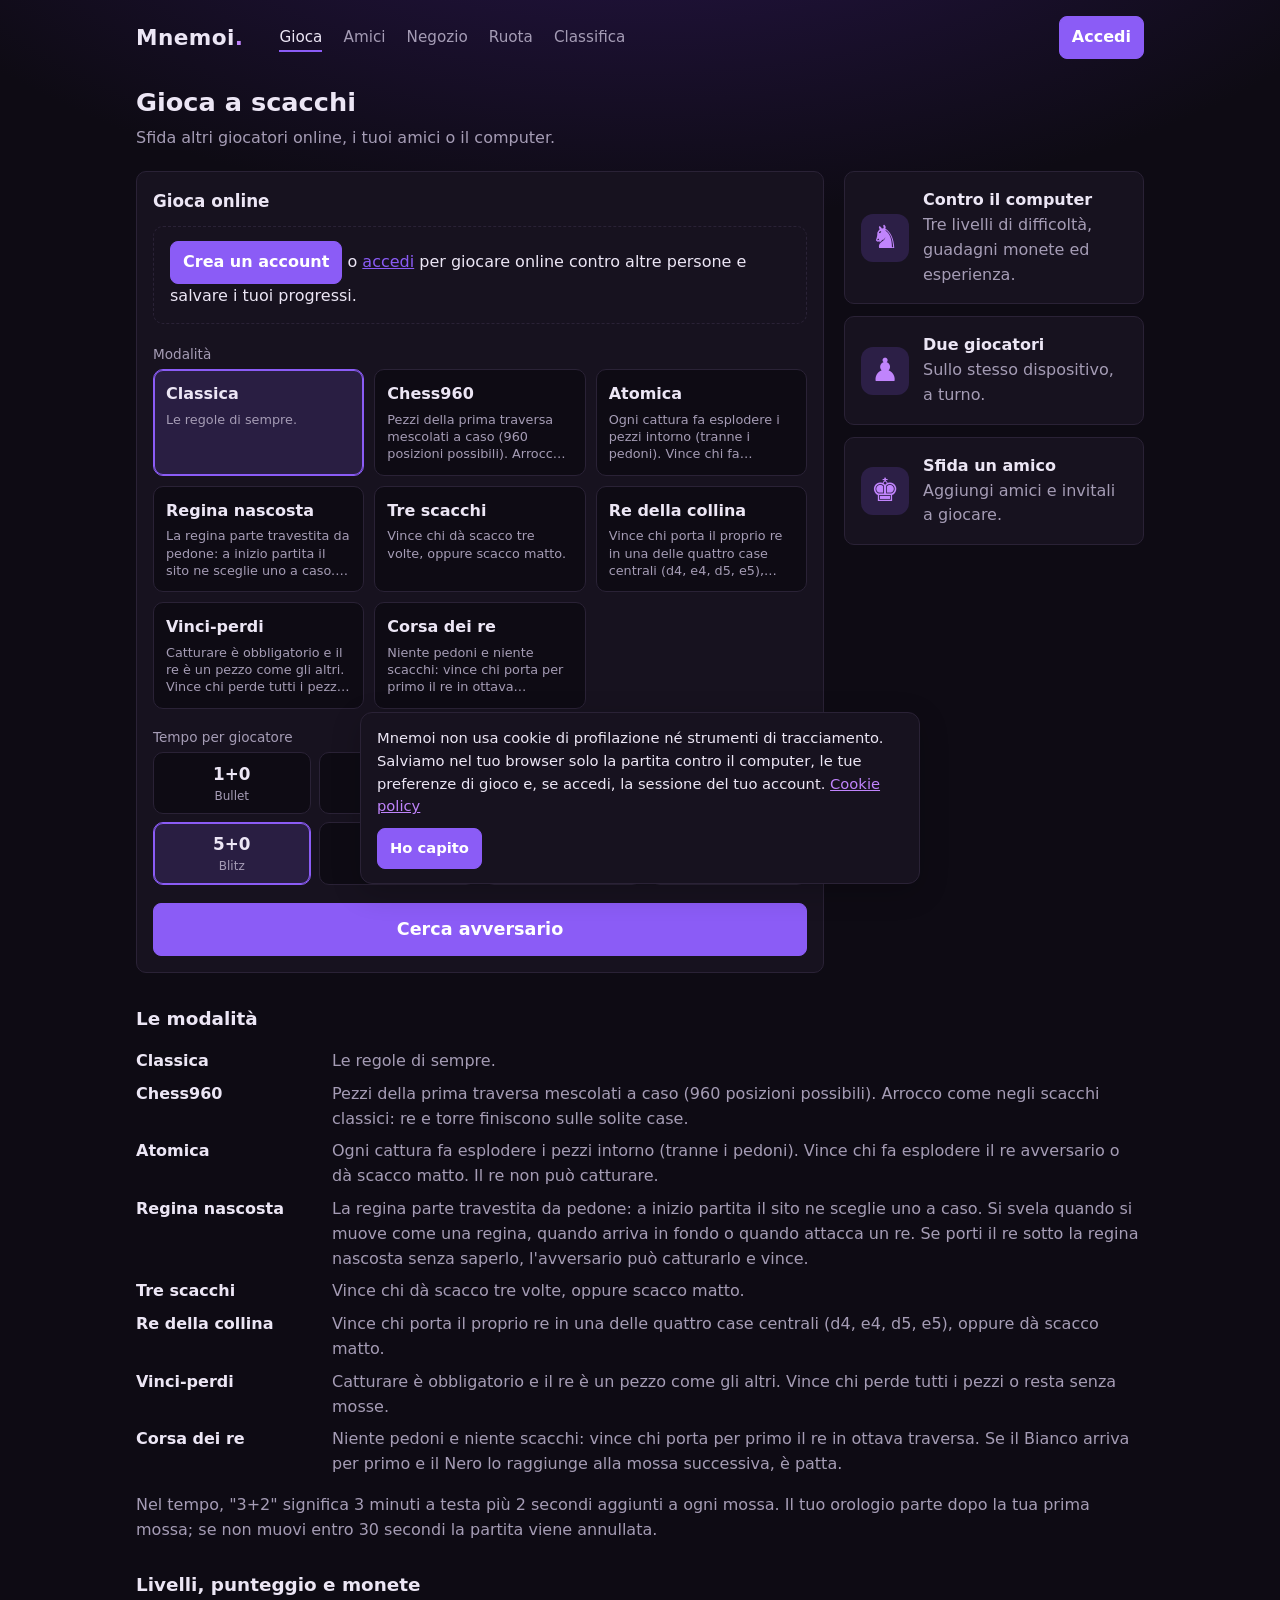
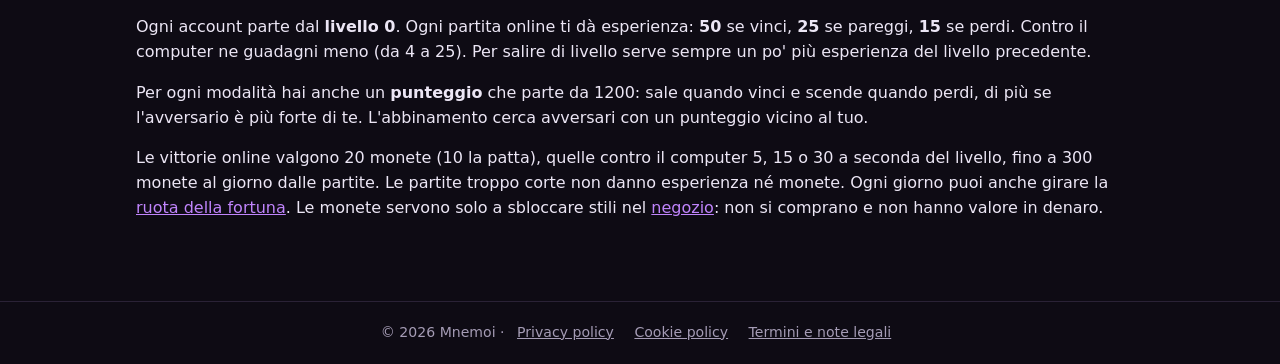
<file: index.html>
<!doctype html>
<html lang="it">
<head>
<meta charset="utf-8">
<meta name="viewport" content="width=device-width, initial-scale=1">
<title>Mnemoi · Scacchi online gratis</title>
<meta name="description" content="Gioca a scacchi online gratis contro altre persone, gli amici o il computer. Otto modalità tra cui atomica, Chess960 e regina nascosta. Sali di livello, guadagna monete e personalizza scacchiera e pezzi.">
<meta name="theme-color" content="#0e0b14">
<link rel="icon" href="data:image/svg+xml,%3Csvg xmlns='http://www.w3.org/2000/svg' viewBox='0 0 100 100'%3E%3Ctext y='.9em' font-size='90'%3E%E2%99%9E%3C/text%3E%3C/svg%3E">
<link rel="stylesheet" href="style.css">
</head>
<body>
<header class="top">
  <a class="brand" href="#gioca">Mnemoi<span>.</span></a>
  <nav class="top" id="mainNav">
    <a href="#gioca" data-nav="gioca">Gioca</a>
    <a href="#amici" data-nav="amici">Amici<span class="dot-badge" id="friendBadge" hidden></span></a>
    <a href="#negozio" data-nav="negozio">Negozio</a>
    <a href="#ruota" data-nav="ruota">Ruota</a>
    <a href="#classifica" data-nav="classifica">Classifica</a>
  </nav>
  <div class="account" id="accountBox">
    <button class="primary" id="loginBtn" hidden>Accedi</button>
    <a href="#profilo" class="me" id="meBox" hidden>
      <span class="lvl" id="meLevel" title="Il tuo livello">Liv. 0</span>
      <span class="coins" id="meCoins" title="Le tue monete">0</span>
      <span class="avatar sm" id="meAvatar"></span>
    </a>
  </div>
</header>

<main>
  <!-- ===== Gioca: scelta della partita ===== -->
  <section class="view" data-view="gioca">
    <div class="intro">
      <h1>Gioca a scacchi</h1>
      Sfida altri giocatori online, i tuoi amici o il computer.
    </div>

    <div class="banner" id="activeBanner" hidden>
      <span>Hai una partita online in corso.</span>
      <a class="btn primary" id="activeLink" href="#gioca">Torna alla partita</a>
    </div>

    <div class="lobby">
      <div class="panel">
        <h2>Gioca online</h2>
        <div class="needs-account" data-msg="per giocare online contro altre persone e salvare i tuoi progressi"></div>
        <label class="f">Modalità</label>
        <div class="variants" id="variantPick"></div>
        <label class="f">Tempo per giocatore</label>
        <div class="chips" id="tcPick"></div>
        <div class="seek">
          <button class="primary big" id="seekBtn">Cerca avversario</button>
          <div class="seeking" id="seekBox" hidden>
            <span class="spinner" aria-hidden="true"></span>
            <span id="seekText">Cerco un avversario…</span>
            <button id="seekCancel">Annulla</button>
          </div>
        </div>
      </div>
      <div class="side-tiles">
        <a class="panel tile" href="#computer" data-play="ai">
          <span class="tile-ic">♞</span>
          <span><b>Contro il computer</b><br><span class="muted">Tre livelli di difficoltà, guadagni monete ed esperienza.</span></span>
        </a>
        <a class="panel tile" href="#computer" data-play="local">
          <span class="tile-ic">♟</span>
          <span><b>Due giocatori</b><br><span class="muted">Sullo stesso dispositivo, a turno.</span></span>
        </a>
        <a class="panel tile" href="#amici">
          <span class="tile-ic">♚</span>
          <span><b>Sfida un amico</b><br><span class="muted">Aggiungi amici e invitali a giocare.</span></span>
        </a>
      </div>
    </div>

    <section id="regole" class="legal rules">
      <h2>Le modalità</h2>
      <div id="rulesList"></div>
      <h2>Livelli, punteggio e monete</h2>
      <p>Ogni account parte dal <strong>livello 0</strong>. Ogni partita online ti dà esperienza: <strong>50</strong> se vinci, <strong>25</strong> se pareggi, <strong>15</strong> se perdi. Contro il computer ne guadagni meno (da 4 a 25). Per salire di livello serve sempre un po' più esperienza del livello precedente.</p>
      <p>Per ogni modalità hai anche un <strong>punteggio</strong> che parte da 1200: sale quando vinci e scende quando perdi, di più se l'avversario è più forte di te. L'abbinamento cerca avversari con un punteggio vicino al tuo.</p>
      <p>Le vittorie online valgono 20 monete (10 la patta), quelle contro il computer 5, 15 o 30 a seconda del livello, fino a 300 monete al giorno dalle partite. Le partite troppo corte non danno esperienza né monete. Ogni giorno puoi anche girare la <a href="#ruota">ruota della fortuna</a>. Le monete servono solo a sbloccare stili nel <a href="#negozio">negozio</a>: non si comprano e non hanno valore in denaro.</p>
    </section>
  </section>

  <!-- ===== Contro il computer / due giocatori ===== -->
  <section class="view" data-view="computer" hidden>
    <p class="back"><a href="#gioca">← Torna a Gioca</a></p>
    <div class="game">
      <div class="board-wrap">
        <div id="board" class="board" aria-label="Scacchiera"></div>
      </div>

      <aside class="panel">
        <h2>Partita classica</h2>
        <div class="row">
          <div>
            <label class="f" for="mode">Modalità</label>
            <select id="mode">
              <option value="ai">Contro il computer</option>
              <option value="local">Due giocatori</option>
            </select>
          </div>
          <div id="levelBox">
            <label class="f" for="level">Livello</label>
            <select id="level">
              <option value="1">Facile (5 monete)</option>
              <option value="2" selected>Medio (15 monete)</option>
              <option value="3">Difficile (30 monete)</option>
            </select>
          </div>
          <div id="colorBox">
            <label class="f" for="color">Giochi con</label>
            <select id="color">
              <option value="w">Bianco</option>
              <option value="b">Nero</option>
            </select>
          </div>
        </div>
        <div class="row">
          <button class="primary" id="newGame">Nuova partita</button>
          <button id="undo">Annulla mossa</button>
          <button id="flip">Ruota</button>
        </div>
        <div class="status" id="status" role="status" aria-live="polite"></div>
        <div class="captured" id="capB" title="Pezzi catturati dal Nero"></div>
        <div class="captured" id="capW" title="Pezzi catturati dal Bianco"></div>
        <div class="moves" id="moves"><ol></ol></div>
      </aside>
    </div>

  </section>

  <!-- ===== Partita online ===== -->
  <section class="view" data-view="partita" hidden>
    <div class="game">
      <div class="board-wrap">
        <div class="pbar" id="oppBar"></div>
        <div id="oBoard" class="board" aria-label="Scacchiera"></div>
        <div class="pbar" id="myBar"></div>
      </div>
      <aside class="panel">
        <h2 id="oTitle">Partita online</h2>
        <p class="muted small" id="oRules"></p>
        <p class="secret" id="oSecret" hidden></p>
        <div class="status" id="oStatus" role="status" aria-live="polite"></div>
        <div class="offer" id="oOffer" hidden>
          <span>L'avversario propone patta.</span>
          <button class="primary" id="oAcceptDraw">Accetta</button>
          <button id="oDeclineDraw">Rifiuta</button>
        </div>
        <div class="endbox" id="oEnd" hidden></div>
        <div class="row" id="oActions">
          <button id="oDrawBtn">Proponi patta</button>
          <button id="oResign" class="danger">Abbandona</button>
          <button id="oFlip">Ruota</button>
        </div>
        <div class="moves"><ol id="oMoves"></ol></div>
      </aside>
    </div>
  </section>

  <!-- ===== Amici ===== -->
  <section class="view" data-view="amici" hidden>
    <div class="intro">
      <h1>Amici</h1>
      Aggiungi i tuoi amici con il loro nome in gioco, guarda chi è online e sfidali.
    </div>
    <div class="needs-account" data-msg="per aggiungere amici"></div>
    <div class="friends" id="friendsBox" hidden>
      <div class="panel">
        <h2>Aggiungi un amico</h2>
        <form id="addFriend" class="inline-form">
          <input id="friendName" placeholder="Nome in gioco" maxlength="20" autocomplete="off" required>
          <button class="primary" type="submit">Invia richiesta</button>
        </form>
        <p class="form-msg" id="friendMsg" role="status"></p>
        <div id="friendReqsBox" hidden>
          <h2>Richieste ricevute</h2>
          <div class="plist" id="friendReqs"></div>
        </div>
        <div id="friendSentBox" hidden>
          <h2>Richieste inviate</h2>
          <div class="plist" id="friendSent"></div>
        </div>
      </div>
      <div class="panel">
        <h2>I tuoi amici</h2>
        <div class="plist" id="friendList"><p class="muted">Caricamento…</p></div>
      </div>
    </div>
  </section>

  <!-- ===== Negozio ===== -->
  <section class="view" data-view="negozio" hidden>
    <div class="intro">
      <h1>Negozio</h1>
      Usa le monete per sbloccare nuove scacchiere e nuovi pezzi.
    </div>
    <div class="needs-account" data-msg="per comprare e usare gli stili"></div>
    <h2 class="shop-h">Scacchiere</h2>
    <div class="shop" id="shopBoards"></div>
    <h2 class="shop-h">Pezzi</h2>
    <div class="shop" id="shopPieces"></div>
  </section>

  <!-- ===== Ruota ===== -->
  <section class="view" data-view="ruota" hidden>
    <div class="intro">
      <h1>Ruota della fortuna</h1>
      Un giro gratis al giorno. Il premio più alto vale 500 monete.
    </div>
    <div class="needs-account" data-msg="per girare la ruota"></div>
    <div class="wheel-wrap">
      <div class="wheel-pointer" aria-hidden="true"></div>
      <svg id="wheel" class="wheel" viewBox="-100 -100 200 200" aria-label="Ruota della fortuna"></svg>
    </div>
    <div class="wheel-actions">
      <button class="primary big" id="spinBtn">Gira la ruota</button>
      <p class="wheel-msg" id="wheelMsg" role="status" aria-live="polite"></p>
    </div>
  </section>

  <!-- ===== Classifica ===== -->
  <section class="view" data-view="classifica" hidden>
    <div class="intro">
      <h1>Classifica</h1>
      I giocatori con il livello più alto.
    </div>
    <div class="panel">
      <table class="rank">
        <thead><tr><th>#</th><th>Giocatore</th><th>Livello</th><th>Punteggio</th><th>Vittorie online</th></tr></thead>
        <tbody id="rankBody"><tr><td colspan="5">Caricamento…</td></tr></tbody>
      </table>
      <p class="hint" style="margin:10px 0 0">Il punteggio è quello della modalità classica.</p>
    </div>
  </section>

  <!-- ===== Profilo ===== -->
  <section class="view" data-view="profilo" hidden>
    <div class="intro"><h1>Il tuo profilo</h1></div>
    <div class="needs-account" data-msg="per avere un profilo"></div>
    <div class="profile" id="profileBox" hidden>
      <div class="panel">
        <div class="pf-head">
          <span class="avatar lg" id="pfAvatar"></span>
          <div>
            <div class="pf-name" id="pfName"></div>
            <div class="muted" id="pfEmail"></div>
          </div>
        </div>
        <div class="xp">
          <div class="xp-top"><b id="pfLevel">Livello 0</b><span class="muted" id="pfXpText"></span></div>
          <div class="xp-bar"><i id="pfXpBar"></i></div>
        </div>
        <form id="pfForm">
          <label class="f" for="pfUsername">Nome visualizzato in gioco</label>
          <input id="pfUsername" required minlength="3" maxlength="20" pattern="[A-Za-z0-9_.]{3,20}" autocomplete="nickname">
          <p class="hint">Da 3 a 20 caratteri: lettere, numeri, punto e trattino basso.</p>
          <label class="f" for="pfFile">Immagine profilo</label>
          <input id="pfFile" type="file" accept="image/png,image/jpeg,image/webp">
          <p class="hint">Viene ridimensionata automaticamente. È visibile agli altri giocatori.</p>
          <div class="row">
            <button class="primary" type="submit">Salva</button>
            <button type="button" id="pfRemoveAvatar">Rimuovi immagine</button>
          </div>
          <p class="form-msg" id="pfMsg" role="status"></p>
        </form>
      </div>
      <div class="panel">
        <h2>Statistiche</h2>
        <div class="stats">
          <div><b id="stCoins">0</b><span>monete</span></div>
          <div><b id="stXp">0</b><span>esperienza</span></div>
          <div><b id="stOnline">0 / 0 / 0</b><span>online: vinte / perse / patte</span></div>
          <div><b id="stAi">0 / 0 / 0</b><span>computer: vinte / perse / patte</span></div>
        </div>
        <h2 style="margin-top:20px">Punteggi</h2>
        <div class="ratings" id="pfRatings"></div>
        <h2 style="margin-top:20px">Ultime partite online</h2>
        <div class="plist" id="pfGames"><p class="muted">Nessuna partita ancora.</p></div>
        <div class="row" style="margin-top:16px">
          <button id="logoutBtn">Esci</button>
          <button id="deleteBtn" class="danger">Elimina account</button>
        </div>
      </div>
    </div>
  </section>
</main>

<!-- Accesso / registrazione -->
<dialog id="authDlg">
  <div class="tabs">
    <button type="button" data-tab="login" class="on">Accedi</button>
    <button type="button" data-tab="signup">Registrati</button>
  </div>
  <form id="authForm">
    <div data-only="signup">
      <label class="f" for="auUsername">Nome visualizzato in gioco</label>
      <input id="auUsername" maxlength="20" pattern="[A-Za-z0-9_.]{3,20}" autocomplete="nickname">
    </div>
    <label class="f" for="auEmail">Email</label>
    <input id="auEmail" type="email" required autocomplete="email">
    <div data-only="login signup">
      <label class="f" for="auPassword">Password</label>
      <input id="auPassword" type="password" minlength="8" autocomplete="current-password">
    </div>
    <label class="check" data-only="signup">
      <input type="checkbox" id="auConsent">
      <span>Ho almeno 14 anni e ho letto la <a href="privacy.html" target="_blank">privacy policy</a> e i <a href="termini.html" target="_blank">termini</a>.</span>
    </label>
    <p class="form-msg" id="auMsg" role="status"></p>
    <div class="row">
      <button class="primary" type="submit" id="auSubmit">Accedi</button>
      <button type="button" id="auClose">Chiudi</button>
    </div>
    <button type="button" class="link" id="auForgot" data-only="login">Password dimenticata?</button>
  </form>
</dialog>

<!-- Nuova password dopo il link di recupero -->
<dialog id="pwDlg">
  <form id="pwForm">
    <h2 style="margin-top:0">Scegli una nuova password</h2>
    <input id="pwNew" type="password" minlength="8" required autocomplete="new-password">
    <p class="form-msg" id="pwMsg" role="status"></p>
    <div class="row"><button class="primary" type="submit">Salva password</button></div>
  </form>
</dialog>

<dialog id="promoDlg">
  <p style="margin-top:0">Promuovi il pedone a:</p>
  <div class="promo" id="promoBtns"></div>
</dialog>

<!-- Sfida un amico -->
<dialog id="chDlg">
  <form id="chForm">
    <h2 style="margin-top:0">Sfida <span id="chName"></span></h2>
    <label class="f" for="chVariant">Modalità</label>
    <select id="chVariant"></select>
    <label class="f" for="chTc" style="margin-top:10px">Tempo</label>
    <select id="chTc"></select>
    <p class="form-msg" id="chMsg" role="status"></p>
    <div class="row">
      <button class="primary" type="submit">Invia sfida</button>
      <button type="button" id="chClose">Chiudi</button>
    </div>
  </form>
</dialog>

<div class="invites" id="invites" aria-live="polite"></div>
<div class="toast" id="toast" role="status" aria-live="polite"></div>

<div class="notice" id="notice">
  <p>Mnemoi non usa cookie di profilazione né strumenti di tracciamento. Salviamo nel tuo browser solo la partita contro il computer, le tue preferenze di gioco e, se accedi, la sessione del tuo account. <a href="cookie.html">Cookie policy</a></p>
  <button class="primary" id="noticeOk">Ho capito</button>
</div>

<footer class="site">
  © <span id="yr"></span> Mnemoi ·
  <a href="privacy.html">Privacy policy</a>
  <a href="cookie.html">Cookie policy</a>
  <a href="termini.html">Termini e note legali</a>
</footer>

<script src="chess.js"></script>
<script src="engine.js"></script>
<script src="supabase.js"></script>
<script src="config.js"></script>
<script src="account.js"></script>
<script src="app.js"></script>
<script src="online.js"></script>
</body>
</html>
</file>
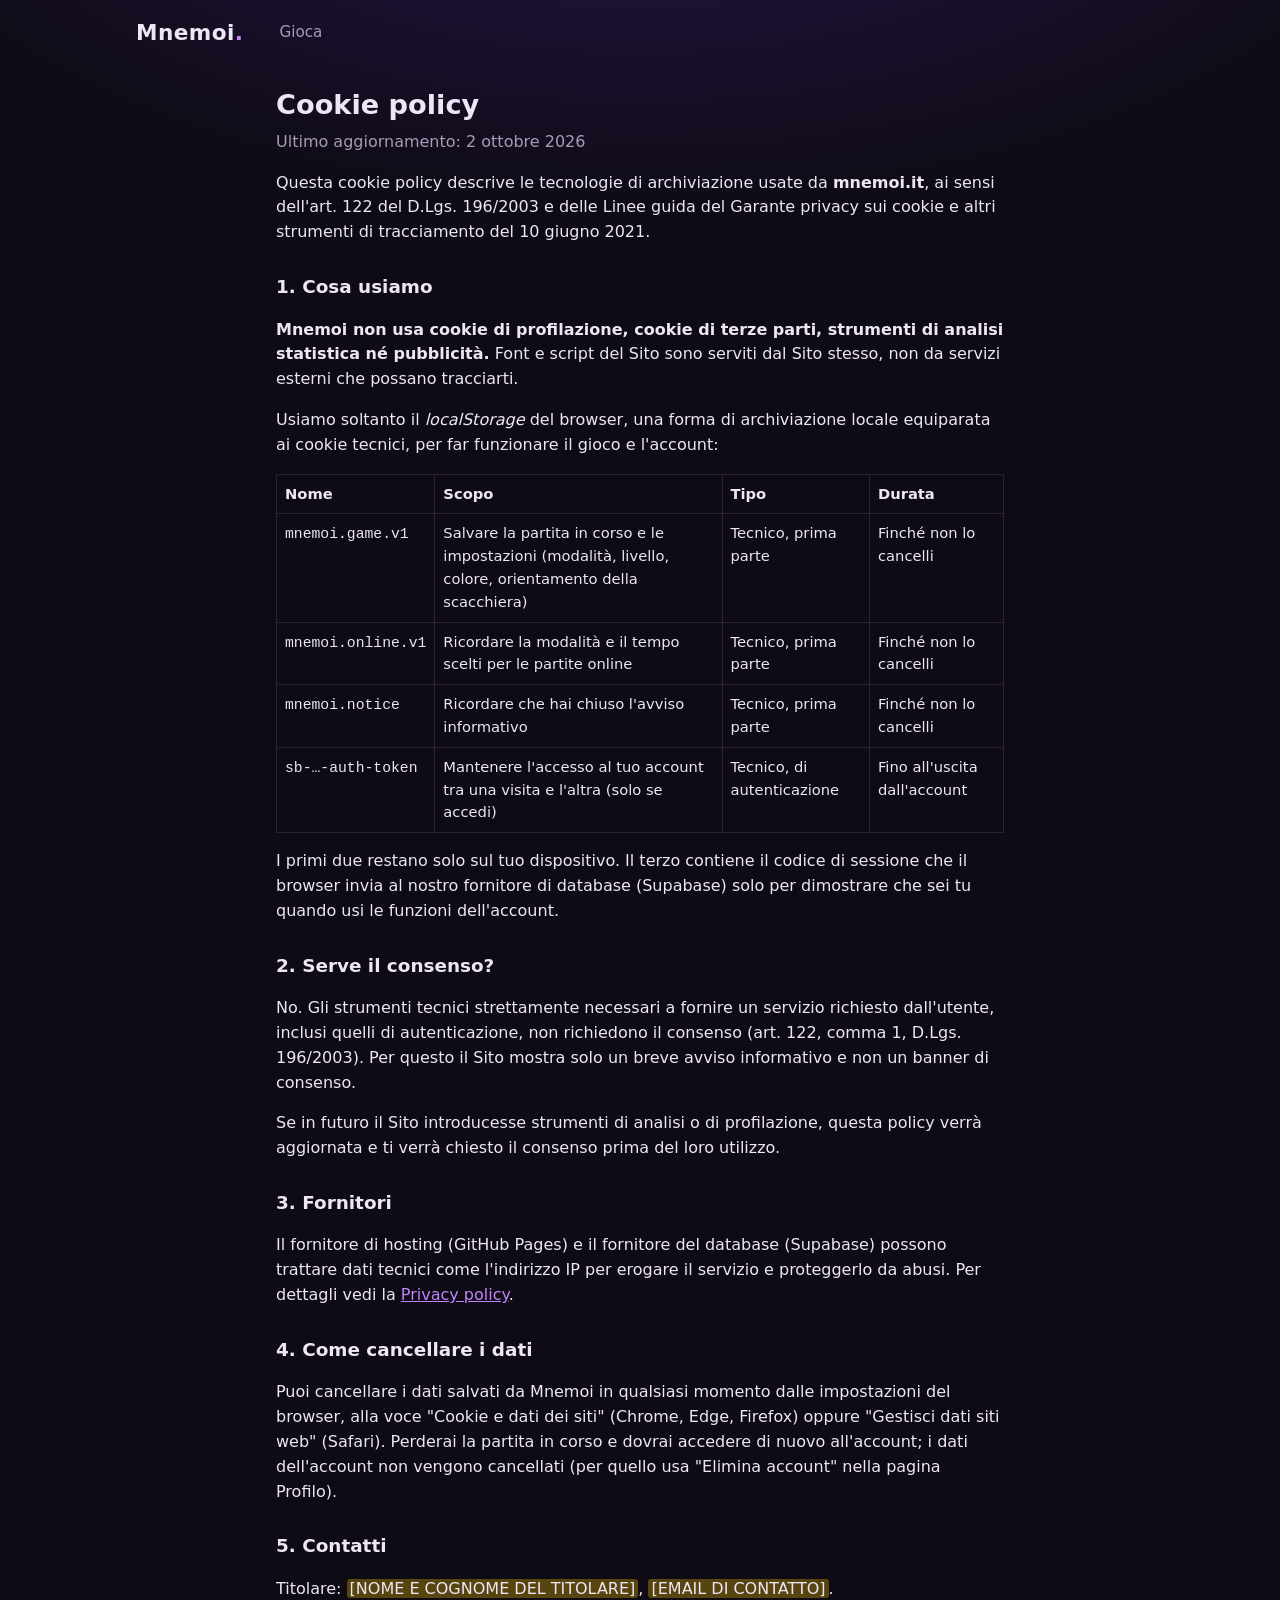
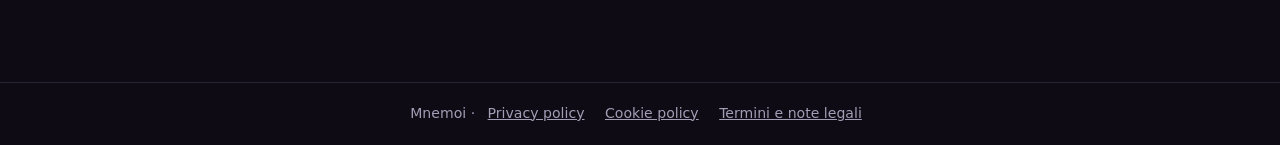
<file: cookie.html>
<!doctype html>
<html lang="it">
<head>
<meta charset="utf-8">
<meta name="viewport" content="width=device-width, initial-scale=1">
<title>Cookie policy · Mnemoi</title>
<link rel="icon" href="data:image/svg+xml,%3Csvg xmlns='http://www.w3.org/2000/svg' viewBox='0 0 100 100'%3E%3Ctext y='.9em' font-size='90'%3E%E2%99%9E%3C/text%3E%3C/svg%3E">
<link rel="stylesheet" href="style.css">
</head>
<body>
<header class="top">
  <a class="brand" href="/">Mnemoi<span>.</span></a>
  <nav class="top"><a href="/#gioca">Gioca</a></nav>
</header>
<main class="legal">
<h1>Cookie policy</h1>
<p class="updated">Ultimo aggiornamento: 2 ottobre 2026</p>

<p>Questa cookie policy descrive le tecnologie di archiviazione usate da <strong>mnemoi.it</strong>, ai sensi dell'art. 122 del D.Lgs. 196/2003 e delle Linee guida del Garante privacy sui cookie e altri strumenti di tracciamento del 10 giugno 2021.</p>

<h2>1. Cosa usiamo</h2>
<p><strong>Mnemoi non usa cookie di profilazione, cookie di terze parti, strumenti di analisi statistica né pubblicità.</strong> Font e script del Sito sono serviti dal Sito stesso, non da servizi esterni che possano tracciarti.</p>
<p>Usiamo soltanto il <em>localStorage</em> del browser, una forma di archiviazione locale equiparata ai cookie tecnici, per far funzionare il gioco e l'account:</p>
<table>
<tr><th>Nome</th><th>Scopo</th><th>Tipo</th><th>Durata</th></tr>
<tr><td><code>mnemoi.game.v1</code></td><td>Salvare la partita in corso e le impostazioni (modalità, livello, colore, orientamento della scacchiera)</td><td>Tecnico, prima parte</td><td>Finché non lo cancelli</td></tr>
<tr><td><code>mnemoi.online.v1</code></td><td>Ricordare la modalità e il tempo scelti per le partite online</td><td>Tecnico, prima parte</td><td>Finché non lo cancelli</td></tr>
<tr><td><code>mnemoi.notice</code></td><td>Ricordare che hai chiuso l'avviso informativo</td><td>Tecnico, prima parte</td><td>Finché non lo cancelli</td></tr>
<tr><td><code>sb-…-auth-token</code></td><td>Mantenere l'accesso al tuo account tra una visita e l'altra (solo se accedi)</td><td>Tecnico, di autenticazione</td><td>Fino all'uscita dall'account</td></tr>
</table>
<p>I primi due restano solo sul tuo dispositivo. Il terzo contiene il codice di sessione che il browser invia al nostro fornitore di database (Supabase) solo per dimostrare che sei tu quando usi le funzioni dell'account.</p>

<h2>2. Serve il consenso?</h2>
<p>No. Gli strumenti tecnici strettamente necessari a fornire un servizio richiesto dall'utente, inclusi quelli di autenticazione, non richiedono il consenso (art. 122, comma 1, D.Lgs. 196/2003). Per questo il Sito mostra solo un breve avviso informativo e non un banner di consenso.</p>
<p>Se in futuro il Sito introducesse strumenti di analisi o di profilazione, questa policy verrà aggiornata e ti verrà chiesto il consenso prima del loro utilizzo.</p>

<h2>3. Fornitori</h2>
<p>Il fornitore di hosting (GitHub Pages) e il fornitore del database (Supabase) possono trattare dati tecnici come l'indirizzo IP per erogare il servizio e proteggerlo da abusi. Per dettagli vedi la <a href="privacy.html">Privacy policy</a>.</p>

<h2>4. Come cancellare i dati</h2>
<p>Puoi cancellare i dati salvati da Mnemoi in qualsiasi momento dalle impostazioni del browser, alla voce "Cookie e dati dei siti" (Chrome, Edge, Firefox) oppure "Gestisci dati siti web" (Safari). Perderai la partita in corso e dovrai accedere di nuovo all'account; i dati dell'account non vengono cancellati (per quello usa "Elimina account" nella pagina Profilo).</p>

<h2>5. Contatti</h2>
<p>Titolare: <span class="ph">[NOME E COGNOME DEL TITOLARE]</span>, <span class="ph">[EMAIL DI CONTATTO]</span>.</p>
</main>
<footer class="site">
  Mnemoi ·
  <a href="privacy.html">Privacy policy</a>
  <a href="cookie.html">Cookie policy</a>
  <a href="termini.html">Termini e note legali</a>
</footer>
</body>
</html>
</file>
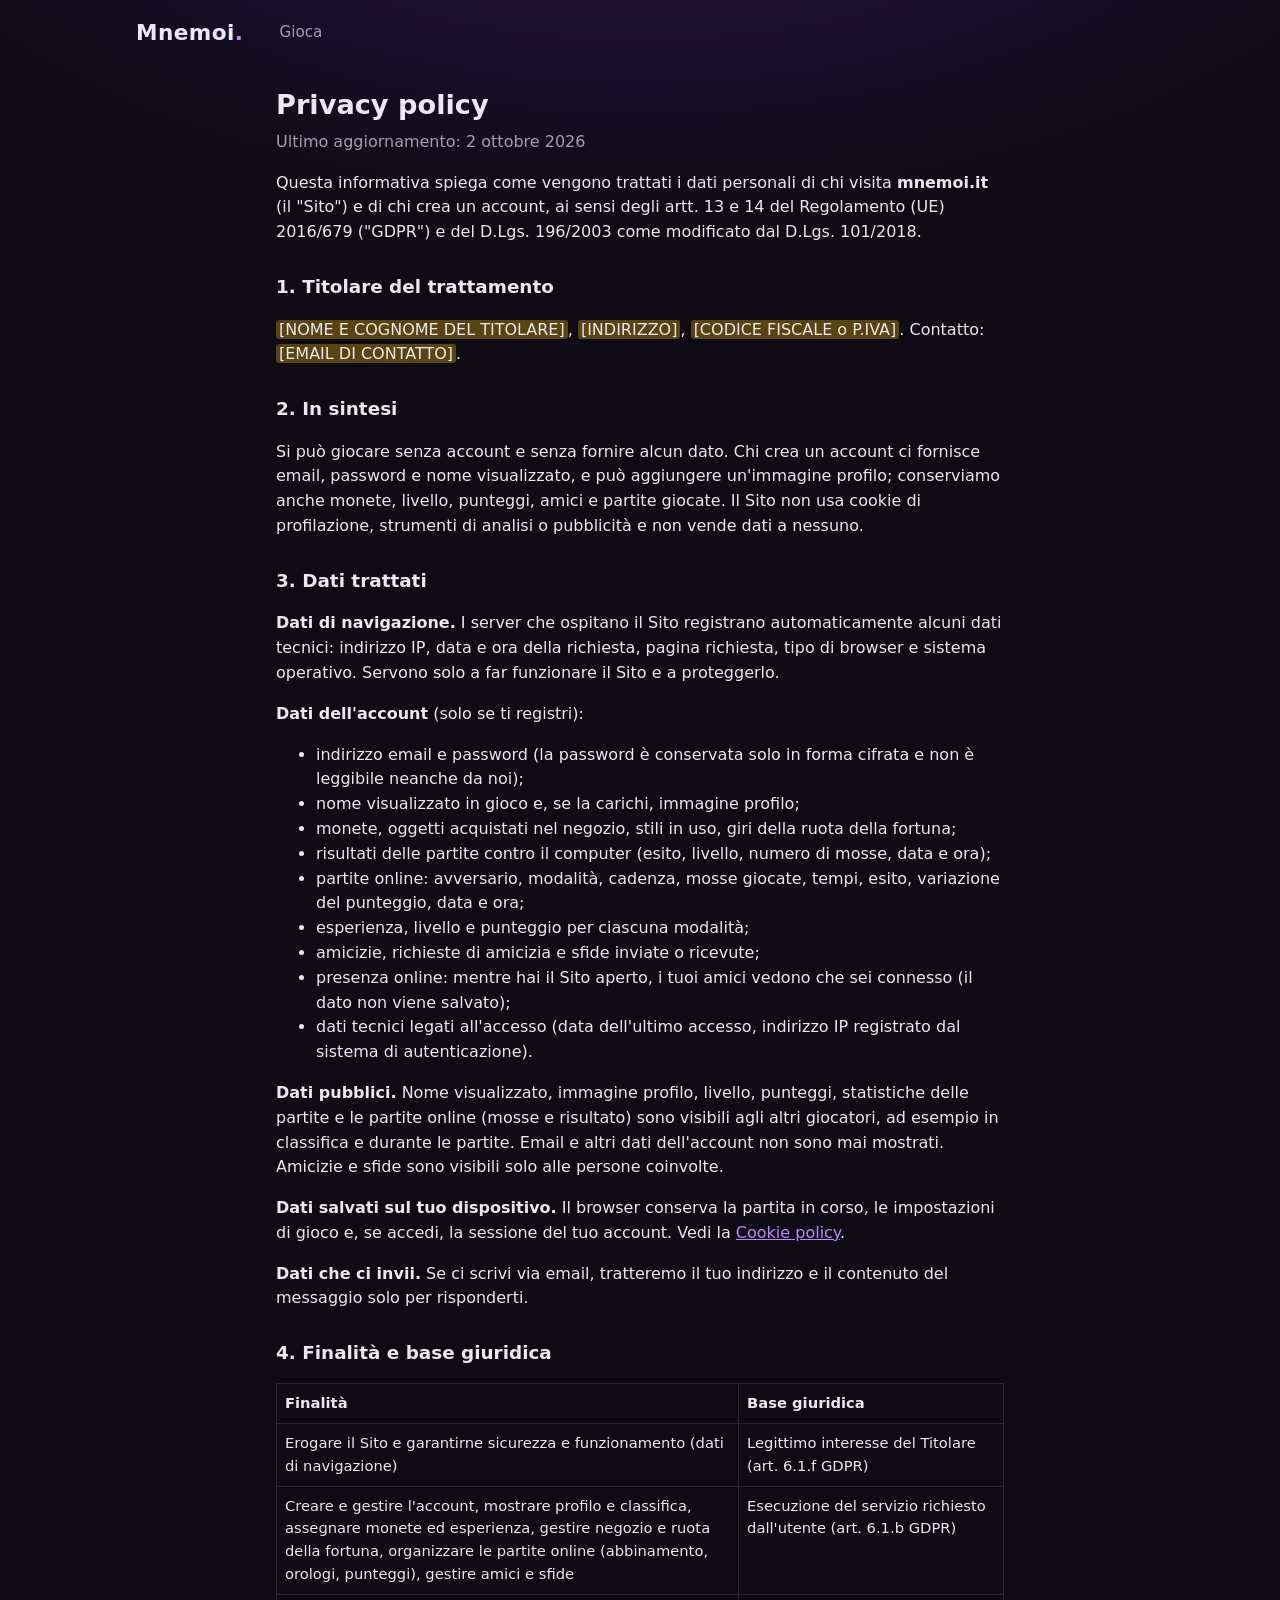
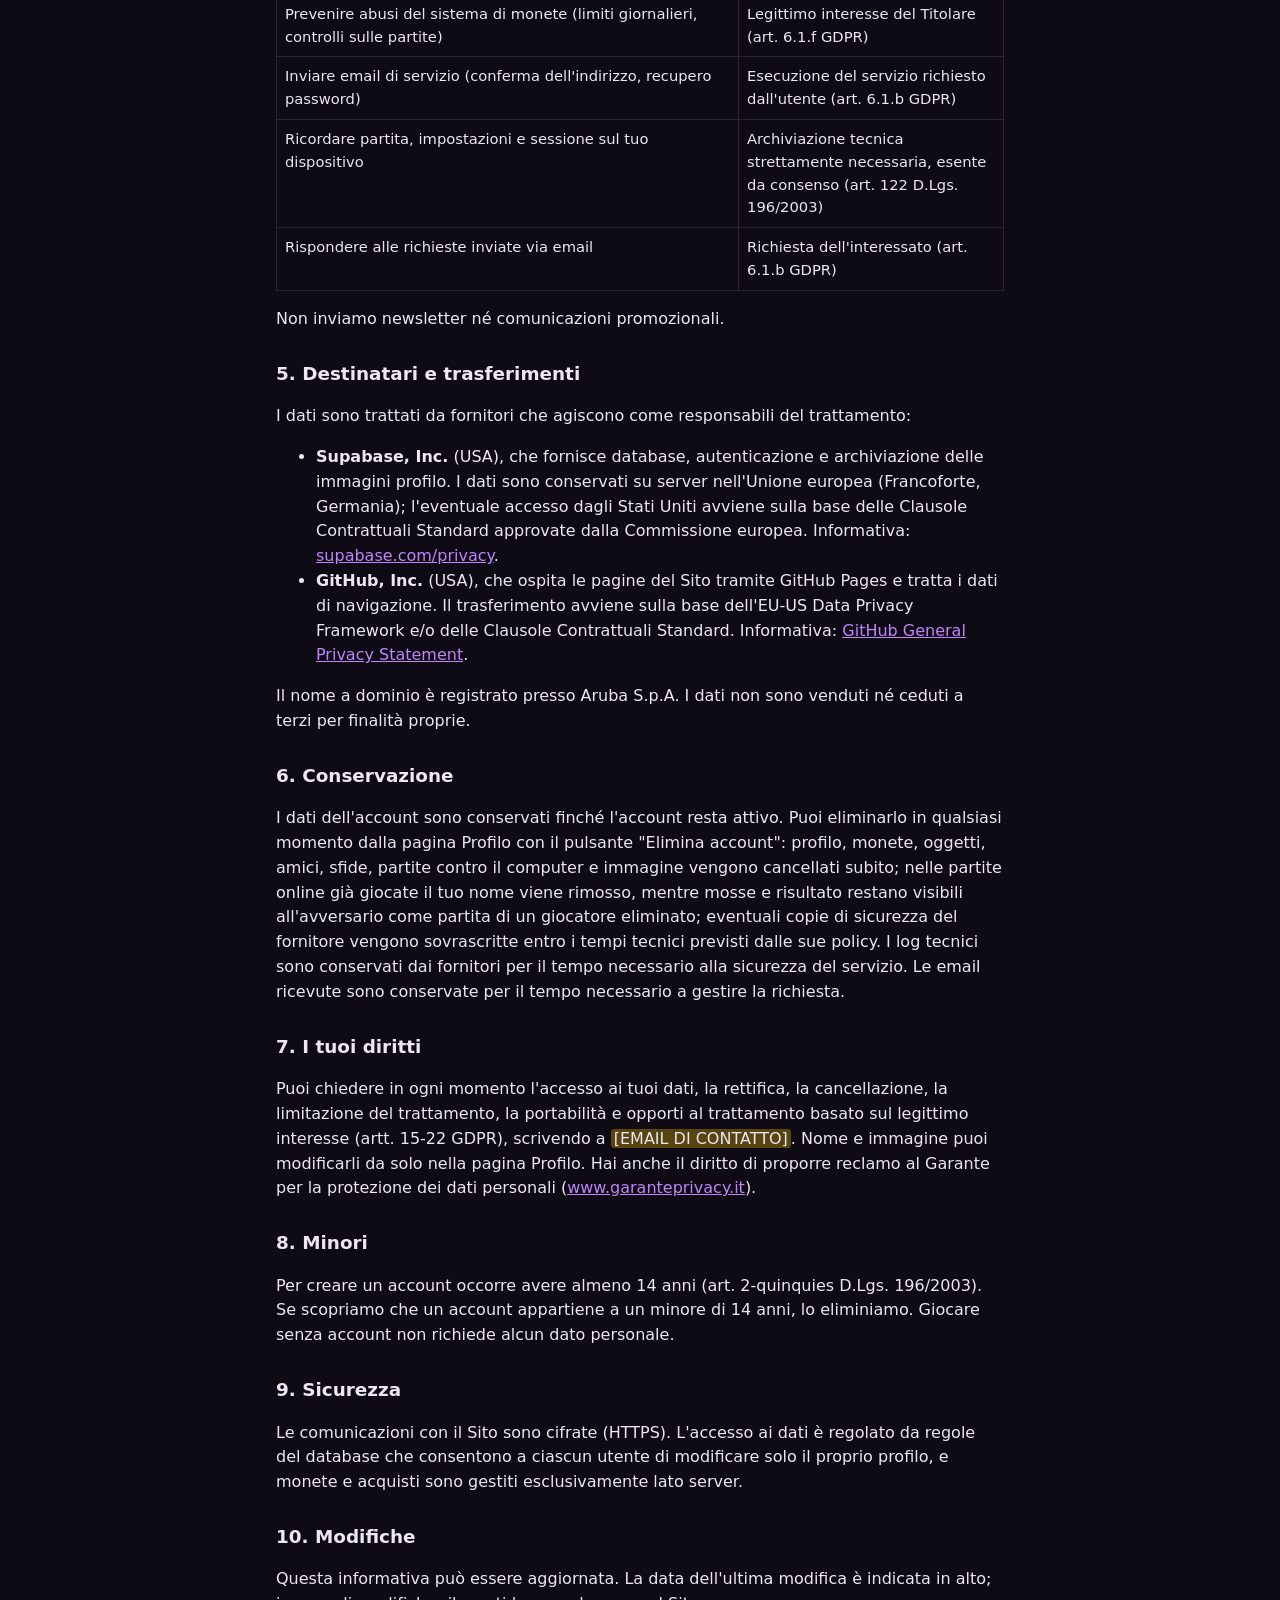
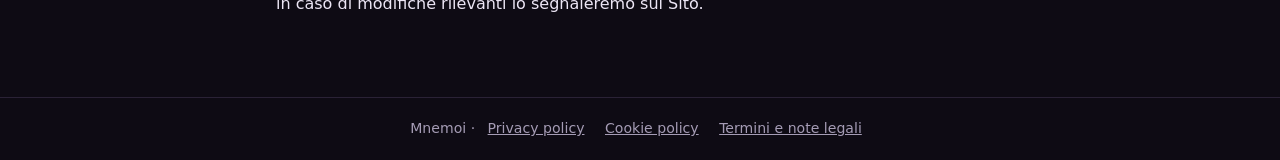
<file: privacy.html>
<!doctype html>
<html lang="it">
<head>
<meta charset="utf-8">
<meta name="viewport" content="width=device-width, initial-scale=1">
<title>Privacy policy · Mnemoi</title>
<link rel="icon" href="data:image/svg+xml,%3Csvg xmlns='http://www.w3.org/2000/svg' viewBox='0 0 100 100'%3E%3Ctext y='.9em' font-size='90'%3E%E2%99%9E%3C/text%3E%3C/svg%3E">
<link rel="stylesheet" href="style.css">
</head>
<body>
<header class="top">
  <a class="brand" href="/">Mnemoi<span>.</span></a>
  <nav class="top"><a href="/#gioca">Gioca</a></nav>
</header>
<main class="legal">
<h1>Privacy policy</h1>
<p class="updated">Ultimo aggiornamento: 2 ottobre 2026</p>

<p>Questa informativa spiega come vengono trattati i dati personali di chi visita <strong>mnemoi.it</strong> (il "Sito") e di chi crea un account, ai sensi degli artt. 13 e 14 del Regolamento (UE) 2016/679 ("GDPR") e del D.Lgs. 196/2003 come modificato dal D.Lgs. 101/2018.</p>

<h2>1. Titolare del trattamento</h2>
<p><span class="ph">[NOME E COGNOME DEL TITOLARE]</span>, <span class="ph">[INDIRIZZO]</span>, <span class="ph">[CODICE FISCALE o P.IVA]</span>. Contatto: <span class="ph">[EMAIL DI CONTATTO]</span>.</p>

<h2>2. In sintesi</h2>
<p>Si può giocare senza account e senza fornire alcun dato. Chi crea un account ci fornisce email, password e nome visualizzato, e può aggiungere un'immagine profilo; conserviamo anche monete, livello, punteggi, amici e partite giocate. Il Sito non usa cookie di profilazione, strumenti di analisi o pubblicità e non vende dati a nessuno.</p>

<h2>3. Dati trattati</h2>
<p><strong>Dati di navigazione.</strong> I server che ospitano il Sito registrano automaticamente alcuni dati tecnici: indirizzo IP, data e ora della richiesta, pagina richiesta, tipo di browser e sistema operativo. Servono solo a far funzionare il Sito e a proteggerlo.</p>
<p><strong>Dati dell'account</strong> (solo se ti registri):</p>
<ul>
<li>indirizzo email e password (la password è conservata solo in forma cifrata e non è leggibile neanche da noi);</li>
<li>nome visualizzato in gioco e, se la carichi, immagine profilo;</li>
<li>monete, oggetti acquistati nel negozio, stili in uso, giri della ruota della fortuna;</li>
<li>risultati delle partite contro il computer (esito, livello, numero di mosse, data e ora);</li>
<li>partite online: avversario, modalità, cadenza, mosse giocate, tempi, esito, variazione del punteggio, data e ora;</li>
<li>esperienza, livello e punteggio per ciascuna modalità;</li>
<li>amicizie, richieste di amicizia e sfide inviate o ricevute;</li>
<li>presenza online: mentre hai il Sito aperto, i tuoi amici vedono che sei connesso (il dato non viene salvato);</li>
<li>dati tecnici legati all'accesso (data dell'ultimo accesso, indirizzo IP registrato dal sistema di autenticazione).</li>
</ul>
<p><strong>Dati pubblici.</strong> Nome visualizzato, immagine profilo, livello, punteggi, statistiche delle partite e le partite online (mosse e risultato) sono visibili agli altri giocatori, ad esempio in classifica e durante le partite. Email e altri dati dell'account non sono mai mostrati. Amicizie e sfide sono visibili solo alle persone coinvolte.</p>
<p><strong>Dati salvati sul tuo dispositivo.</strong> Il browser conserva la partita in corso, le impostazioni di gioco e, se accedi, la sessione del tuo account. Vedi la <a href="cookie.html">Cookie policy</a>.</p>
<p><strong>Dati che ci invii.</strong> Se ci scrivi via email, tratteremo il tuo indirizzo e il contenuto del messaggio solo per risponderti.</p>

<h2>4. Finalità e base giuridica</h2>
<table>
<tr><th>Finalità</th><th>Base giuridica</th></tr>
<tr><td>Erogare il Sito e garantirne sicurezza e funzionamento (dati di navigazione)</td><td>Legittimo interesse del Titolare (art. 6.1.f GDPR)</td></tr>
<tr><td>Creare e gestire l'account, mostrare profilo e classifica, assegnare monete ed esperienza, gestire negozio e ruota della fortuna, organizzare le partite online (abbinamento, orologi, punteggi), gestire amici e sfide</td><td>Esecuzione del servizio richiesto dall'utente (art. 6.1.b GDPR)</td></tr>
<tr><td>Prevenire abusi del sistema di monete (limiti giornalieri, controlli sulle partite)</td><td>Legittimo interesse del Titolare (art. 6.1.f GDPR)</td></tr>
<tr><td>Inviare email di servizio (conferma dell'indirizzo, recupero password)</td><td>Esecuzione del servizio richiesto dall'utente (art. 6.1.b GDPR)</td></tr>
<tr><td>Ricordare partita, impostazioni e sessione sul tuo dispositivo</td><td>Archiviazione tecnica strettamente necessaria, esente da consenso (art. 122 D.Lgs. 196/2003)</td></tr>
<tr><td>Rispondere alle richieste inviate via email</td><td>Richiesta dell'interessato (art. 6.1.b GDPR)</td></tr>
</table>
<p>Non inviamo newsletter né comunicazioni promozionali.</p>

<h2>5. Destinatari e trasferimenti</h2>
<p>I dati sono trattati da fornitori che agiscono come responsabili del trattamento:</p>
<ul>
<li><strong>Supabase, Inc.</strong> (USA), che fornisce database, autenticazione e archiviazione delle immagini profilo. I dati sono conservati su server nell'Unione europea (Francoforte, Germania); l'eventuale accesso dagli Stati Uniti avviene sulla base delle Clausole Contrattuali Standard approvate dalla Commissione europea. Informativa: <a href="https://supabase.com/privacy" rel="noopener">supabase.com/privacy</a>.</li>
<li><strong>GitHub, Inc.</strong> (USA), che ospita le pagine del Sito tramite GitHub Pages e tratta i dati di navigazione. Il trasferimento avviene sulla base dell'EU-US Data Privacy Framework e/o delle Clausole Contrattuali Standard. Informativa: <a href="https://docs.github.com/site-policy/privacy-policies/github-general-privacy-statement" rel="noopener">GitHub General Privacy Statement</a>.</li>
</ul>
<p>Il nome a dominio è registrato presso Aruba S.p.A. I dati non sono venduti né ceduti a terzi per finalità proprie.</p>

<h2>6. Conservazione</h2>
<p>I dati dell'account sono conservati finché l'account resta attivo. Puoi eliminarlo in qualsiasi momento dalla pagina Profilo con il pulsante "Elimina account": profilo, monete, oggetti, amici, sfide, partite contro il computer e immagine vengono cancellati subito; nelle partite online già giocate il tuo nome viene rimosso, mentre mosse e risultato restano visibili all'avversario come partita di un giocatore eliminato; eventuali copie di sicurezza del fornitore vengono sovrascritte entro i tempi tecnici previsti dalle sue policy. I log tecnici sono conservati dai fornitori per il tempo necessario alla sicurezza del servizio. Le email ricevute sono conservate per il tempo necessario a gestire la richiesta.</p>

<h2>7. I tuoi diritti</h2>
<p>Puoi chiedere in ogni momento l'accesso ai tuoi dati, la rettifica, la cancellazione, la limitazione del trattamento, la portabilità e opporti al trattamento basato sul legittimo interesse (artt. 15-22 GDPR), scrivendo a <span class="ph">[EMAIL DI CONTATTO]</span>. Nome e immagine puoi modificarli da solo nella pagina Profilo. Hai anche il diritto di proporre reclamo al Garante per la protezione dei dati personali (<a href="https://www.garanteprivacy.it" rel="noopener">www.garanteprivacy.it</a>).</p>

<h2>8. Minori</h2>
<p>Per creare un account occorre avere almeno 14 anni (art. 2-quinquies D.Lgs. 196/2003). Se scopriamo che un account appartiene a un minore di 14 anni, lo eliminiamo. Giocare senza account non richiede alcun dato personale.</p>

<h2>9. Sicurezza</h2>
<p>Le comunicazioni con il Sito sono cifrate (HTTPS). L'accesso ai dati è regolato da regole del database che consentono a ciascun utente di modificare solo il proprio profilo, e monete e acquisti sono gestiti esclusivamente lato server.</p>

<h2>10. Modifiche</h2>
<p>Questa informativa può essere aggiornata. La data dell'ultima modifica è indicata in alto; in caso di modifiche rilevanti lo segnaleremo sul Sito.</p>
</main>
<footer class="site">
  Mnemoi ·
  <a href="privacy.html">Privacy policy</a>
  <a href="cookie.html">Cookie policy</a>
  <a href="termini.html">Termini e note legali</a>
</footer>
</body>
</html>
</file>
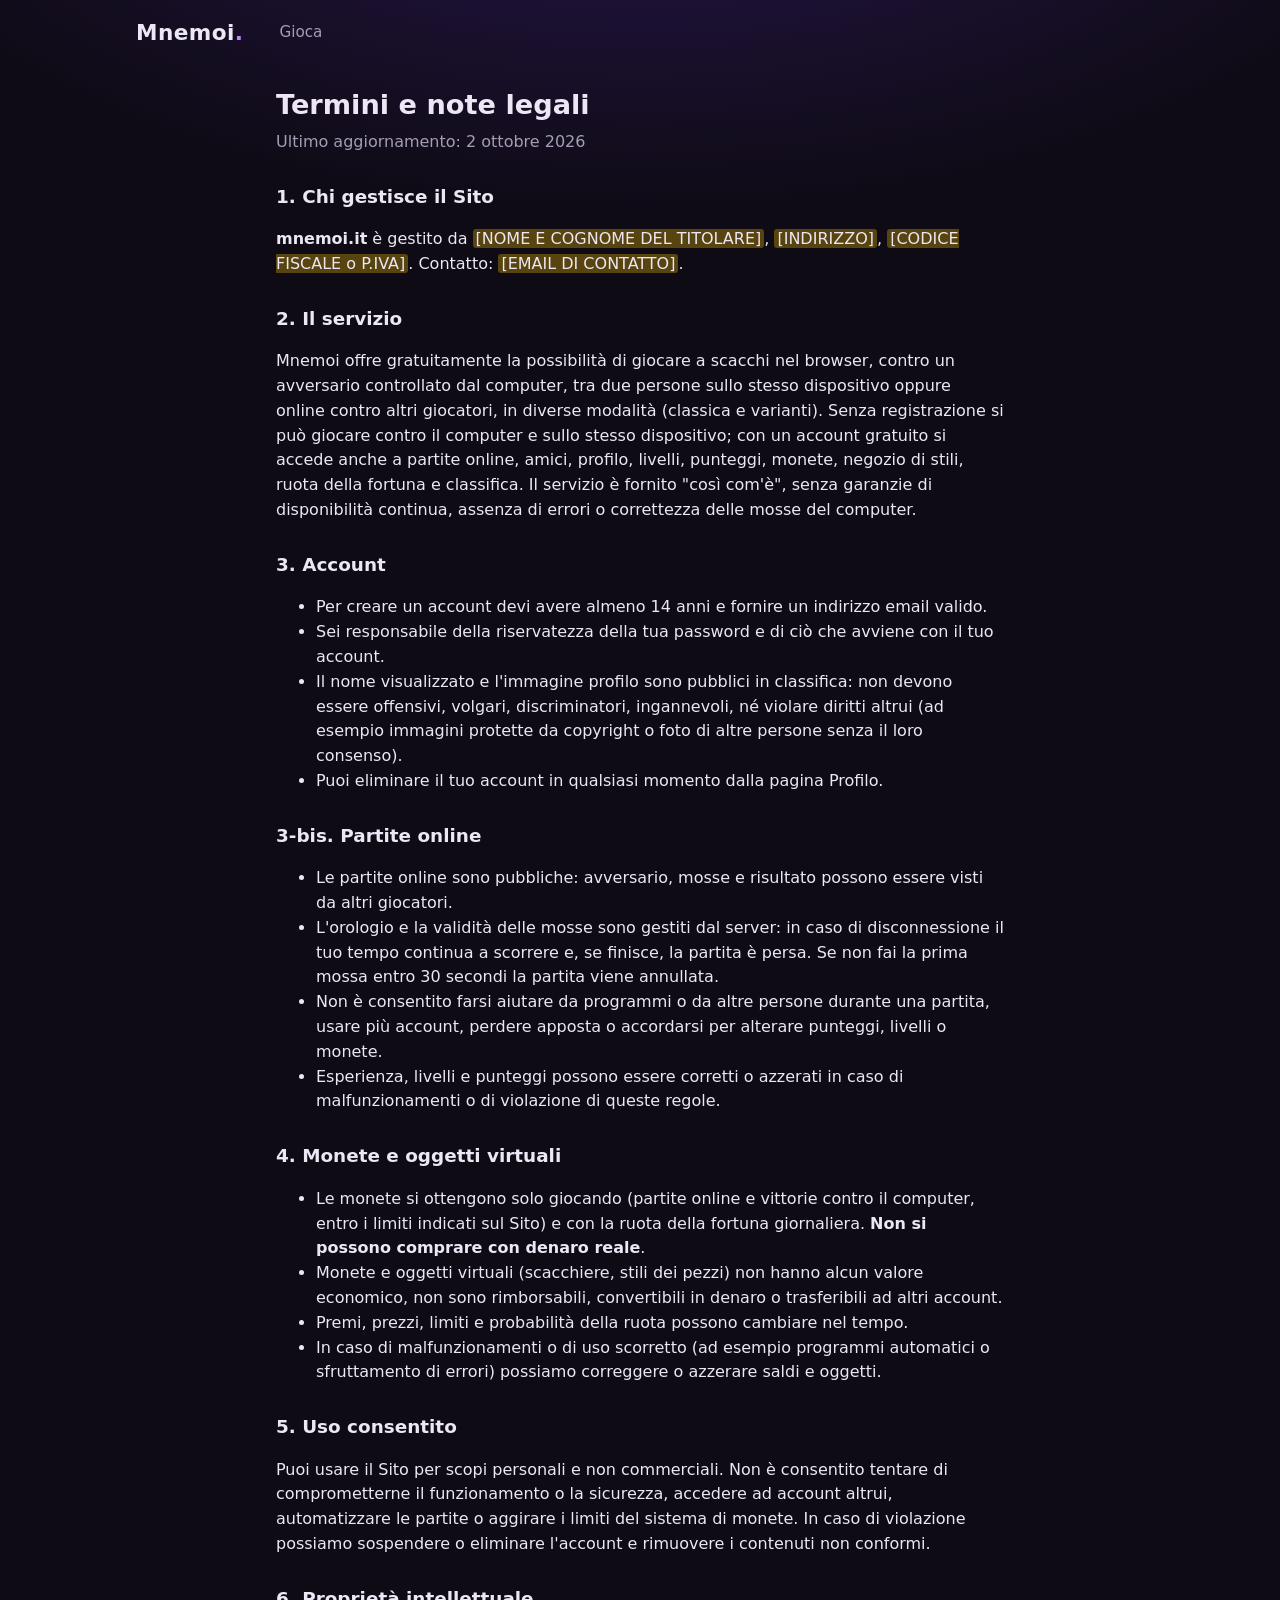
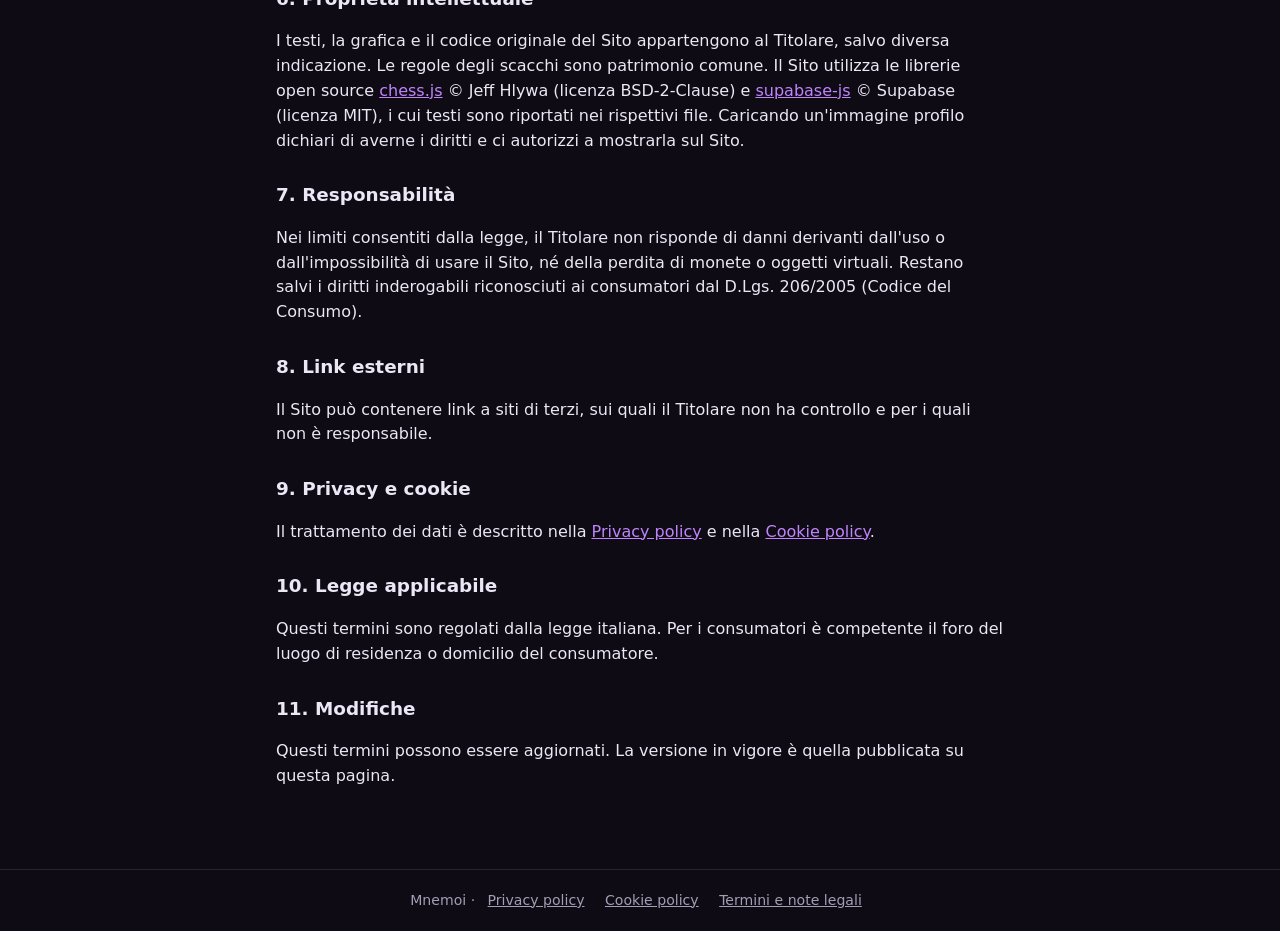
<file: termini.html>
<!doctype html>
<html lang="it">
<head>
<meta charset="utf-8">
<meta name="viewport" content="width=device-width, initial-scale=1">
<title>Termini e note legali · Mnemoi</title>
<link rel="icon" href="data:image/svg+xml,%3Csvg xmlns='http://www.w3.org/2000/svg' viewBox='0 0 100 100'%3E%3Ctext y='.9em' font-size='90'%3E%E2%99%9E%3C/text%3E%3C/svg%3E">
<link rel="stylesheet" href="style.css">
</head>
<body>
<header class="top">
  <a class="brand" href="/">Mnemoi<span>.</span></a>
  <nav class="top"><a href="/#gioca">Gioca</a></nav>
</header>
<main class="legal">
<h1>Termini e note legali</h1>
<p class="updated">Ultimo aggiornamento: 2 ottobre 2026</p>

<h2>1. Chi gestisce il Sito</h2>
<p><strong>mnemoi.it</strong> è gestito da <span class="ph">[NOME E COGNOME DEL TITOLARE]</span>, <span class="ph">[INDIRIZZO]</span>, <span class="ph">[CODICE FISCALE o P.IVA]</span>. Contatto: <span class="ph">[EMAIL DI CONTATTO]</span>.</p>

<h2>2. Il servizio</h2>
<p>Mnemoi offre gratuitamente la possibilità di giocare a scacchi nel browser, contro un avversario controllato dal computer, tra due persone sullo stesso dispositivo oppure online contro altri giocatori, in diverse modalità (classica e varianti). Senza registrazione si può giocare contro il computer e sullo stesso dispositivo; con un account gratuito si accede anche a partite online, amici, profilo, livelli, punteggi, monete, negozio di stili, ruota della fortuna e classifica. Il servizio è fornito "così com'è", senza garanzie di disponibilità continua, assenza di errori o correttezza delle mosse del computer.</p>

<h2>3. Account</h2>
<ul>
<li>Per creare un account devi avere almeno 14 anni e fornire un indirizzo email valido.</li>
<li>Sei responsabile della riservatezza della tua password e di ciò che avviene con il tuo account.</li>
<li>Il nome visualizzato e l'immagine profilo sono pubblici in classifica: non devono essere offensivi, volgari, discriminatori, ingannevoli, né violare diritti altrui (ad esempio immagini protette da copyright o foto di altre persone senza il loro consenso).</li>
<li>Puoi eliminare il tuo account in qualsiasi momento dalla pagina Profilo.</li>
</ul>

<h2>3-bis. Partite online</h2>
<ul>
<li>Le partite online sono pubbliche: avversario, mosse e risultato possono essere visti da altri giocatori.</li>
<li>L'orologio e la validità delle mosse sono gestiti dal server: in caso di disconnessione il tuo tempo continua a scorrere e, se finisce, la partita è persa. Se non fai la prima mossa entro 30 secondi la partita viene annullata.</li>
<li>Non è consentito farsi aiutare da programmi o da altre persone durante una partita, usare più account, perdere apposta o accordarsi per alterare punteggi, livelli o monete.</li>
<li>Esperienza, livelli e punteggi possono essere corretti o azzerati in caso di malfunzionamenti o di violazione di queste regole.</li>
</ul>

<h2>4. Monete e oggetti virtuali</h2>
<ul>
<li>Le monete si ottengono solo giocando (partite online e vittorie contro il computer, entro i limiti indicati sul Sito) e con la ruota della fortuna giornaliera. <strong>Non si possono comprare con denaro reale</strong>.</li>
<li>Monete e oggetti virtuali (scacchiere, stili dei pezzi) non hanno alcun valore economico, non sono rimborsabili, convertibili in denaro o trasferibili ad altri account.</li>
<li>Premi, prezzi, limiti e probabilità della ruota possono cambiare nel tempo.</li>
<li>In caso di malfunzionamenti o di uso scorretto (ad esempio programmi automatici o sfruttamento di errori) possiamo correggere o azzerare saldi e oggetti.</li>
</ul>

<h2>5. Uso consentito</h2>
<p>Puoi usare il Sito per scopi personali e non commerciali. Non è consentito tentare di comprometterne il funzionamento o la sicurezza, accedere ad account altrui, automatizzare le partite o aggirare i limiti del sistema di monete. In caso di violazione possiamo sospendere o eliminare l'account e rimuovere i contenuti non conformi.</p>

<h2>6. Proprietà intellettuale</h2>
<p>I testi, la grafica e il codice originale del Sito appartengono al Titolare, salvo diversa indicazione. Le regole degli scacchi sono patrimonio comune. Il Sito utilizza le librerie open source <a href="https://github.com/jhlywa/chess.js" rel="noopener">chess.js</a> © Jeff Hlywa (licenza BSD-2-Clause) e <a href="https://github.com/supabase/supabase-js" rel="noopener">supabase-js</a> © Supabase (licenza MIT), i cui testi sono riportati nei rispettivi file. Caricando un'immagine profilo dichiari di averne i diritti e ci autorizzi a mostrarla sul Sito.</p>

<h2>7. Responsabilità</h2>
<p>Nei limiti consentiti dalla legge, il Titolare non risponde di danni derivanti dall'uso o dall'impossibilità di usare il Sito, né della perdita di monete o oggetti virtuali. Restano salvi i diritti inderogabili riconosciuti ai consumatori dal D.Lgs. 206/2005 (Codice del Consumo).</p>

<h2>8. Link esterni</h2>
<p>Il Sito può contenere link a siti di terzi, sui quali il Titolare non ha controllo e per i quali non è responsabile.</p>

<h2>9. Privacy e cookie</h2>
<p>Il trattamento dei dati è descritto nella <a href="privacy.html">Privacy policy</a> e nella <a href="cookie.html">Cookie policy</a>.</p>

<h2>10. Legge applicabile</h2>
<p>Questi termini sono regolati dalla legge italiana. Per i consumatori è competente il foro del luogo di residenza o domicilio del consumatore.</p>

<h2>11. Modifiche</h2>
<p>Questi termini possono essere aggiornati. La versione in vigore è quella pubblicata su questa pagina.</p>
</main>
<footer class="site">
  Mnemoi ·
  <a href="privacy.html">Privacy policy</a>
  <a href="cookie.html">Cookie policy</a>
  <a href="termini.html">Termini e note legali</a>
</footer>
</body>
</html>
</file>
<file: style.css>
:root {
  color-scheme: dark;
  --bg: #0e0b14;
  --surface: #17121f;
  --surface-2: #1f1830;
  --text: #ece6f5;
  --muted: #a59cb5;
  --accent: #8b5cf6;
  --accent-2: #c084fc;
  --accent-ink: #ffffff;
  --border: #2a2236;
  --light: #e9e1f7;
  --dark: #8b6cc9;
  --sel: rgba(250, 204, 21, .55);
  --last: rgba(192, 132, 252, .45);
  --check: rgba(239, 68, 68, .8);
  --pw: #ffffff;
  --pws: 0 0 2px #000, 0 0 1px #000, 0 1px 2px rgba(0,0,0,.5);
  --pb: #111111;
  --pbs: 0 1px 1px rgba(255,255,255,.25);
  --coin: #d4a72c;
  --danger: #f87171;
  --up: #4ade80;
}
* { box-sizing: border-box; }
html, body { margin: 0; }
body {
  background: radial-gradient(1200px 600px at 50% -200px, #2a1650 0%, transparent 70%), var(--bg);
  background-repeat: no-repeat;
  color: var(--text);
  font-family: system-ui, -apple-system, "Segoe UI", Roboto, sans-serif;
  line-height: 1.55;
}
a { color: var(--accent-2); }
header.top {
  display: flex; align-items: center; gap: 12px 20px; flex-wrap: wrap;
  max-width: 1040px; margin: 0 auto; padding: 16px;
}
header.top .account { margin-left: auto; display: flex; align-items: center; }
@media (max-width: 640px) {
  header.top nav.top { order: 3; width: 100%; display: flex; justify-content: space-between; }
  nav.top a { margin-left: 0 !important; }
}
.brand { font-weight: 700; font-size: 1.35rem; text-decoration: none; color: var(--text); letter-spacing: .02em; }
.brand span { color: var(--accent-2); }
nav.top a { margin-left: 16px; color: var(--muted); text-decoration: none; font-size: .95rem; padding: 4px 0; border-bottom: 2px solid transparent; }
nav.top a.on { color: var(--text); border-bottom-color: var(--accent); }
nav.top a:hover { color: var(--text); }
main { max-width: 1040px; margin: 0 auto; padding: 0 16px 32px; }

/* Gioco */
.game { display: grid; grid-template-columns: minmax(0, 560px) minmax(0, 1fr); gap: 24px; align-items: start; }
@media (max-width: 820px) { .game { grid-template-columns: 1fr; } }
.board-wrap { width: 100%; max-width: 560px; }
.board {
  display: grid; grid-template-columns: repeat(8, minmax(0, 1fr)); grid-template-rows: repeat(8, minmax(0, 1fr));
  width: 100%; aspect-ratio: 1 / 1;
  border-radius: 6px; overflow: hidden; box-shadow: 0 10px 40px rgba(139, 92, 246, .18), 0 6px 24px rgba(0,0,0,.5);
  user-select: none; touch-action: manipulation;
}
.sq { position: relative; min-width: 0; min-height: 0; display: flex; align-items: center; justify-content: center; cursor: pointer; }
.sq.l { background: var(--light); }
.sq.d { background: var(--dark); }
.sq.last::before, .sq.sel::before, .sq.check::before { content: ""; position: absolute; inset: 0; }
.sq.last::before { background: var(--last); }
.sq.sel::before { background: var(--sel); }
.sq.check::before { background: radial-gradient(circle, var(--check) 0%, transparent 75%); }
.sq .pc { position: relative; font-size: min(9vw, 52px); line-height: 1; }
.pc.w { color: var(--pw); text-shadow: var(--pws); }
.pc.b { color: var(--pb); text-shadow: var(--pbs); }
.sq.hint::after {
  content: ""; position: absolute; width: 28%; height: 28%; border-radius: 50%; background: rgba(0,0,0,.22);
}
.sq.hint.cap::after { width: 86%; height: 86%; background: transparent; border: 5px solid rgba(0,0,0,.22); }
.coord { position: absolute; font-size: 11px; font-weight: 600; opacity: .75; pointer-events: none; }
.coord.f { bottom: 2px; right: 4px; }
.coord.r { top: 2px; left: 4px; }
.sq.l .coord { color: var(--dark); }
.sq.d .coord { color: var(--light); }

.panel { background: var(--surface); border: 1px solid var(--border); border-radius: 10px; padding: 16px; }
.panel h2 { margin: 0 0 12px; font-size: 1.05rem; }
.row { display: flex; flex-wrap: wrap; gap: 8px; margin-bottom: 12px; }
label.f { display: block; font-size: .85rem; color: var(--muted); margin-bottom: 4px; }
select, button {
  font: inherit; border-radius: 8px; border: 1px solid var(--border);
  background: var(--bg); color: var(--text); padding: 8px 12px;
}
button { cursor: pointer; }
button.primary { background: var(--accent); color: var(--accent-ink); border-color: var(--accent); font-weight: 600; }
button:disabled { opacity: .5; cursor: default; }
.status { font-weight: 600; margin: 4px 0 12px; min-height: 1.5em; }
.moves {
  max-height: 260px; overflow: auto; font-family: ui-monospace, Menlo, Consolas, monospace; font-size: .9rem;
  border-top: 1px solid var(--border); padding-top: 8px;
}
.moves ol { margin: 0; padding-left: 2.2em; }
.captured { min-height: 1.6em; font-size: 1.3rem; letter-spacing: 1px; }

dialog { border: 1px solid var(--border); border-radius: 12px; background: var(--surface); color: var(--text); padding: 16px; }
dialog::backdrop { background: rgba(0,0,0,.45); }
.promo { display: flex; gap: 8px; }
.promo button { font-size: 2.4rem; width: 64px; height: 64px; padding: 0; }

.intro { margin: 8px 0 20px; color: var(--muted); }
.intro h1 { color: var(--text); margin: 0 0 4px; font-size: 1.6rem; }

/* Pagine legali */
.legal { max-width: 760px; }
.legal h1 { font-size: 1.7rem; margin-bottom: 4px; }
.legal h2 { font-size: 1.15rem; margin-top: 28px; }
.legal .updated { color: var(--muted); margin-top: 0; }
.legal table { border-collapse: collapse; width: 100%; font-size: .92rem; }
.legal th, .legal td { border: 1px solid var(--border); padding: 8px; text-align: left; vertical-align: top; }
.ph { background: rgba(255, 200, 0, .3); padding: 0 3px; border-radius: 3px; }

footer.site {
  border-top: 1px solid var(--border); margin-top: 32px; padding: 20px 16px; text-align: center;
  color: var(--muted); font-size: .88rem;
}
footer.site a { color: var(--muted); margin: 0 8px; }

.notice {
  position: fixed; left: 16px; right: 16px; bottom: 16px; max-width: 560px; margin: 0 auto;
  background: var(--surface); border: 1px solid var(--border); border-radius: 12px;
  box-shadow: 0 8px 30px rgba(0,0,0,.2); padding: 14px 16px; font-size: .92rem; display: none;
}
.notice.show { display: block; }
.notice p { margin: 0 0 10px; }

/* Account */
[hidden] { display: none !important; }
.me { display: flex; align-items: center; gap: 10px; text-decoration: none; color: var(--text); }
.coins { display: inline-flex; align-items: center; gap: 6px; font-weight: 700; background: var(--surface); border: 1px solid var(--border); border-radius: 999px; padding: 4px 10px; }
.coins::before, .coin-ic::before { content: ""; display: inline-block; width: 14px; height: 14px; border-radius: 50%; background: radial-gradient(circle at 35% 35%, #ffe28a, var(--coin) 60%, #8a6d10); box-shadow: inset 0 0 0 1.5px #8a6d10; }
.coin-ic { display: inline-flex; margin-right: 5px; vertical-align: -2px; }
.avatar { display: inline-flex; align-items: center; justify-content: center; border-radius: 50%; overflow: hidden; background: var(--accent); color: var(--accent-ink); font-weight: 700; flex: none; }
.avatar img { width: 100%; height: 100%; object-fit: cover; }
.avatar.sm { width: 32px; height: 32px; font-size: .9rem; }
.avatar.lg { width: 84px; height: 84px; font-size: 2rem; }
.needs-account { background: var(--surface); border: 1px dashed var(--border); border-radius: 10px; padding: 14px 16px; margin-bottom: 20px; }
.muted { color: var(--muted); }
input[type=text], input:not([type]), input[type=email], input[type=password] {
  font: inherit; width: 100%; padding: 9px 12px; border-radius: 8px; border: 1px solid var(--border); background: var(--bg); color: var(--text); margin-bottom: 12px;
}
input[type=file] { font: inherit; color: var(--text); margin-bottom: 4px; max-width: 100%; }
.hint { font-size: .82rem; color: var(--muted); margin: -6px 0 12px; }
.form-msg { min-height: 1.2em; margin: 8px 0; font-size: .92rem; }
button.link { background: none; border: 0; padding: 0; color: var(--accent); text-decoration: underline; }
button.danger { color: var(--danger); border-color: var(--danger); background: transparent; }
button.big { font-size: 1.1rem; padding: 12px 28px; }
.check { display: flex; gap: 8px; align-items: flex-start; font-size: .9rem; margin: 4px 0; }
.check input { margin-top: 4px; }
dialog { width: min(420px, calc(100vw - 32px)); }
.tabs { display: flex; gap: 6px; margin-bottom: 16px; }
.tabs button { flex: 1; }
.tabs button.on { background: var(--accent); color: var(--accent-ink); border-color: var(--accent); font-weight: 600; }

.toast { position: fixed; left: 50%; top: 16px; transform: translate(-50%, -24px); opacity: 0; visibility: hidden; transition: transform .3s, opacity .3s, visibility .3s; background: var(--accent); color: var(--accent-ink); box-shadow: 0 8px 30px rgba(0,0,0,.5); padding: 10px 18px; border-radius: 999px; font-weight: 600; z-index: 50; max-width: calc(100vw - 32px); text-align: center; }
.toast.show { transform: translate(-50%, 0); opacity: 1; visibility: visible; }

/* Negozio */
.shop-h { font-size: 1.1rem; margin: 20px 0 10px; }
.shop { display: grid; grid-template-columns: repeat(auto-fill, minmax(150px, 1fr)); gap: 14px; }
.card { background: var(--surface); border: 1px solid var(--border); border-radius: 12px; overflow: hidden; }
.card.using { border-color: var(--accent); box-shadow: 0 0 0 2px var(--accent) inset; }
.card-b { padding: 10px 12px; display: flex; flex-direction: column; gap: 8px; }
.card-b button { width: 100%; }
.price { font-weight: 700; }
.pv-board { display: grid; grid-template-columns: repeat(4, 1fr); aspect-ratio: 2 / 1; }
.pv-board i { display: block; }
.pv-pieces { display: flex; justify-content: center; align-items: center; aspect-ratio: 2 / 1; font-size: 1.7rem; }

/* Ruota */
.wheel-wrap { position: relative; width: min(360px, 100%); margin: 8px auto 0; }
.wheel { width: 100%; display: block; transition: transform 5s cubic-bezier(.15, .85, .2, 1); filter: drop-shadow(0 6px 18px rgba(0,0,0,.2)); }
.wheel-pointer { position: absolute; left: 50%; top: -6px; transform: translateX(-50%); width: 0; height: 0; border-left: 14px solid transparent; border-right: 14px solid transparent; border-top: 26px solid var(--accent-2); z-index: 2; }
.wheel-actions { text-align: center; margin-top: 18px; }
.wheel-msg { min-height: 1.4em; font-weight: 600; }

/* Classifica */
table.rank { width: 100%; border-collapse: collapse; }
table.rank th, table.rank td { text-align: left; padding: 8px 6px; border-bottom: 1px solid var(--border); }
table.rank th { color: var(--muted); font-size: .85rem; font-weight: 600; }
table.rank tr.me-row td { font-weight: 700; }
.who { display: inline-flex; align-items: center; gap: 10px; }

/* Profilo */
.profile { display: grid; grid-template-columns: repeat(auto-fit, minmax(280px, 1fr)); gap: 20px; align-items: start; }
.pf-head { display: flex; gap: 16px; align-items: center; margin-bottom: 18px; }
.pf-name { font-size: 1.3rem; font-weight: 700; }
.stats { display: grid; grid-template-columns: repeat(2, 1fr); gap: 12px; }
.stats div { background: var(--bg); border-radius: 10px; padding: 12px; }
.stats b { display: block; font-size: 1.5rem; }
.stats span { color: var(--muted); font-size: .85rem; }

/* Elementi comuni */
.small { font-size: .85rem; }
a.btn { display: inline-flex; align-items: center; justify-content: center; text-decoration: none; font: inherit; border-radius: 8px; border: 1px solid var(--border); background: var(--bg); color: var(--text); padding: 8px 12px; }
a.btn.primary { background: var(--accent); border-color: var(--accent); color: var(--accent-ink); font-weight: 600; }
button.primary:hover:not(:disabled), a.btn.primary:hover { filter: brightness(1.1); }
.up { color: var(--up); font-weight: 600; }
.down { color: var(--danger); font-weight: 600; }
.lvl { font-size: .8rem; font-weight: 700; color: var(--accent-ink); background: linear-gradient(135deg, var(--accent), #6d28d9); border-radius: 999px; padding: 3px 9px; white-space: nowrap; }
.dot-badge { display: inline-block; min-width: 18px; margin-left: 5px; padding: 0 5px; border-radius: 999px; background: var(--accent); color: #fff; font-size: .72rem; font-weight: 700; text-align: center; line-height: 18px; vertical-align: 1px; }
.back { margin: 0 0 12px; }
.back a { color: var(--muted); text-decoration: none; }
.banner { display: flex; align-items: center; justify-content: space-between; gap: 12px; flex-wrap: wrap; background: linear-gradient(90deg, rgba(139,92,246,.25), rgba(139,92,246,.08)); border: 1px solid var(--accent); border-radius: 12px; padding: 12px 16px; margin-bottom: 20px; font-weight: 600; }

/* Lobby */
.lobby { display: grid; grid-template-columns: minmax(0, 1fr) 300px; gap: 20px; align-items: start; }
@media (max-width: 860px) { .lobby { grid-template-columns: 1fr; } }
.variants { display: grid; grid-template-columns: repeat(auto-fill, minmax(180px, 1fr)); gap: 10px; margin-bottom: 18px; }
.vcard { text-align: left; display: flex; flex-direction: column; gap: 4px; padding: 12px; background: var(--bg); border: 1px solid var(--border); border-radius: 10px; }
.vcard span { color: var(--muted); font-size: .8rem; line-height: 1.35; display: -webkit-box; -webkit-line-clamp: 3; -webkit-box-orient: vertical; overflow: hidden; }
.vcard:hover, .chip:hover { border-color: var(--accent); }
.vcard.on, .chip.on { border-color: var(--accent); background: rgba(139, 92, 246, .16); box-shadow: 0 0 0 1px var(--accent) inset; }
.chips { display: grid; grid-template-columns: repeat(4, minmax(0, 1fr)); gap: 8px; margin-bottom: 18px; }
@media (max-width: 480px) { .chips { grid-template-columns: repeat(2, minmax(0, 1fr)); } }
.chip { display: flex; flex-direction: column; align-items: center; padding: 8px 6px; border-radius: 10px; }
.chip b { font-size: 1.05rem; }
.chip span { font-size: .75rem; color: var(--muted); }
.seek { min-height: 52px; }
.seek .big { width: 100%; }
.seeking { display: flex; align-items: center; gap: 12px; flex-wrap: wrap; background: var(--bg); border: 1px solid var(--border); border-radius: 10px; padding: 10px 14px; }
.seeking span:nth-child(2) { flex: 1; min-width: 160px; }
.spinner { width: 22px; height: 22px; border-radius: 50%; border: 3px solid var(--border); border-top-color: var(--accent-2); animation: spin 1s linear infinite; flex: none; }
@keyframes spin { to { transform: rotate(360deg); } }
.side-tiles { display: grid; gap: 12px; }
.tile { display: flex; gap: 14px; align-items: center; text-decoration: none; color: var(--text); transition: border-color .15s; }
.tile:hover { border-color: var(--accent); }
.tile-ic { font-size: 2rem; width: 48px; height: 48px; flex: none; display: flex; align-items: center; justify-content: center; border-radius: 12px; background: rgba(139, 92, 246, .18); color: var(--accent-2); }
.rules { max-width: none; margin-top: 32px; }
.rules dl { display: grid; grid-template-columns: minmax(120px, 180px) 1fr; gap: 8px 16px; margin: 0 0 12px; }
.rules dt { font-weight: 700; }
.rules dd { margin: 0; color: var(--muted); }
@media (max-width: 560px) { .rules dl { grid-template-columns: 1fr; } .rules dd { margin-bottom: 8px; } }

/* Partita online */
.pbar { display: flex; align-items: center; justify-content: space-between; gap: 10px; padding: 8px 2px; min-height: 52px; }
.clock { font-family: ui-monospace, Menlo, Consolas, monospace; font-size: 1.35rem; font-weight: 700; background: var(--surface); border: 1px solid var(--border); border-radius: 8px; padding: 4px 12px; min-width: 92px; text-align: right; color: var(--muted); }
.clock.run { background: var(--text); color: var(--bg); border-color: var(--text); }
.clock.run.low { background: var(--danger); border-color: var(--danger); color: #fff; }
.pc.hq { filter: drop-shadow(0 0 4px var(--accent-2)); }
.sq .pc.hq::after { content: "♛"; position: absolute; right: -10%; top: -12%; font-size: 38%; color: var(--accent-2); text-shadow: 0 0 3px #000; }
.secret { background: rgba(192, 132, 252, .14); border: 1px solid rgba(192, 132, 252, .5); border-radius: 8px; padding: 8px 10px; font-size: .9rem; }
.offer { display: flex; align-items: center; gap: 8px; flex-wrap: wrap; background: var(--surface-2); border: 1px solid var(--accent); border-radius: 10px; padding: 10px; margin-bottom: 12px; }
.offer span { flex: 1; min-width: 150px; font-weight: 600; }
.endbox { background: var(--surface-2); border: 1px solid var(--accent); border-radius: 12px; padding: 14px; margin-bottom: 14px; }
.end-title { font-size: 1.2rem; font-weight: 700; margin-bottom: 4px; }
.end-gain { color: var(--accent-2); font-weight: 600; min-height: 1.4em; margin-bottom: 10px; }
.endbox .row { margin: 0; }

/* Amici */
.friends { display: grid; grid-template-columns: repeat(auto-fit, minmax(300px, 1fr)); gap: 20px; align-items: start; }
.friends .panel h2 + .plist { margin-bottom: 8px; }
.friends .panel h2:not(:first-child) { margin-top: 18px; }
.inline-form { display: flex; gap: 8px; }
.inline-form input { margin: 0; flex: 1; min-width: 0; }
.plist { display: flex; flex-direction: column; gap: 6px; }
.prow { display: flex; align-items: center; gap: 10px; padding: 8px; border-radius: 10px; background: var(--bg); border: 1px solid var(--border); }
.prow .who { flex: 1; min-width: 0; }
.prow .who b { overflow-wrap: anywhere; }
.prow .acts { display: flex; gap: 6px; align-items: center; flex: none; }
.prow .acts button { padding: 6px 10px; }
.link-row { text-decoration: none; color: var(--text); }
.link-row:hover { border-color: var(--accent); }
.presence { width: 10px; height: 10px; border-radius: 50%; background: #4b4358; flex: none; }
.presence.on { background: var(--up); box-shadow: 0 0 6px var(--up); }
button.icon { width: 34px; height: 34px; padding: 0 !important; color: var(--muted); }
.invites { position: fixed; right: 16px; bottom: 16px; display: flex; flex-direction: column; gap: 10px; z-index: 40; width: min(380px, calc(100vw - 32px)); }
.invite { display: flex; align-items: center; gap: 10px; flex-wrap: wrap; background: var(--surface-2); border: 1px solid var(--accent); border-radius: 12px; padding: 12px; box-shadow: 0 10px 40px rgba(0,0,0,.6); animation: pop .25s ease-out; }
.invite .who { flex: 1; min-width: 170px; }
.invite .acts { display: flex; gap: 6px; }
@keyframes pop { from { transform: translateY(12px); opacity: 0; } to { transform: none; opacity: 1; } }

/* Profilo: livello e punteggi */
.xp { margin-bottom: 18px; }
.xp-top { display: flex; justify-content: space-between; align-items: baseline; gap: 10px; flex-wrap: wrap; margin-bottom: 6px; }
.xp-bar { height: 10px; border-radius: 999px; background: var(--bg); border: 1px solid var(--border); overflow: hidden; }
.xp-bar i { display: block; height: 100%; width: 0; background: linear-gradient(90deg, #6d28d9, var(--accent-2)); border-radius: 999px; transition: width .6s; }
.ratings { display: grid; grid-template-columns: repeat(2, minmax(0, 1fr)); gap: 6px; }
.ratings div { display: flex; justify-content: space-between; gap: 8px; background: var(--bg); border-radius: 8px; padding: 6px 10px; font-size: .92rem; }
.stats b { font-size: 1.3rem; }
select { max-width: 100%; }
#chDlg select { width: 100%; }
</file>
